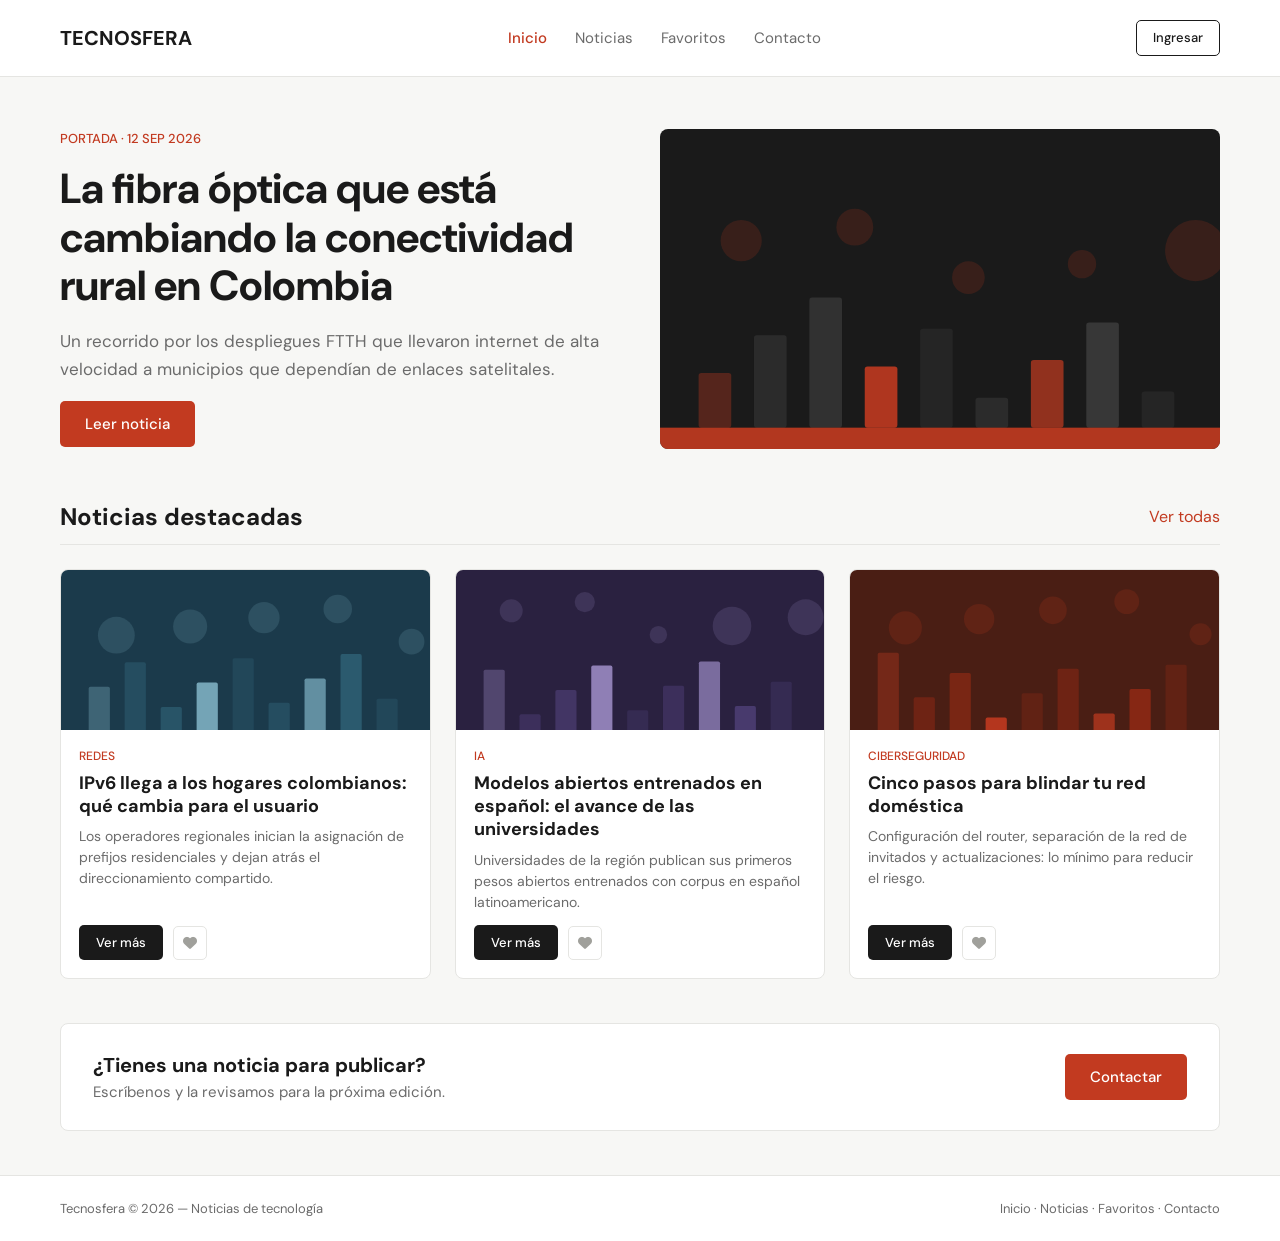
<file: index.html>
<!DOCTYPE html>
<html lang="es">
<head>
  <meta charset="UTF-8">
  <meta name="viewport" content="width=device-width, initial-scale=1.0">
  <title>Tecnosfera — Noticias de tecnología</title>
  <link rel="preconnect" href="https://fonts.googleapis.com">
  <link rel="preconnect" href="https://fonts.gstatic.com" crossorigin>
  <link rel="stylesheet" href="https://fonts.googleapis.com/css2?family=DM+Sans:wght@400;500;700&display=swap">
  <link rel="stylesheet" href="https://cdnjs.cloudflare.com/ajax/libs/font-awesome/6.5.2/css/all.min.css">
  <link rel="stylesheet" href="css/styles.css">
</head>
<body>
<div class="site">

  <!-- Encabezado -->
  <header class="header">
    <div class="container header__inner">
      <a href="index.html" class="logo">TECNOSFERA</a>
      <nav class="nav">
        <a href="index.html" class="is-active">Inicio</a>
        <a href="news.html">Noticias</a>
        <a href="favorites.html">Favoritos<span class="nav-counter"></span></a>
        <a href="contact.html">Contacto</a>
      </nav>
      <a href="login.html" class="btn btn--outline btn--sm">Ingresar</a>
    </div>
  </header>

  <main>
    <section class="container hero" id="cover"></section>

    <section class="container">
      <div class="section-head">
        <h2>Noticias destacadas</h2>
        <a href="news.html">Ver todas</a>
      </div>
      <div class="grid-3" id="featured"></div>
    </section>

    <section class="container">
      <div class="cta">
        <div>
          <h3>¿Tienes una noticia para publicar?</h3>
          <p>Escríbenos y la revisamos para la próxima edición.</p>
        </div>
        <a href="contact.html" class="btn btn--primary">Contactar</a>
      </div>
    </section>
  </main>

  <!-- Pie de página -->
  <footer class="footer">
    <div class="container footer__inner">
      <span>Tecnosfera © 2026 — Noticias de tecnología</span>
      <span>
        <a href="index.html">Inicio</a> ·
        <a href="news.html">Noticias</a> ·
        <a href="favorites.html">Favoritos</a> ·
        <a href="contact.html">Contacto</a>
      </span>
    </div>
  </footer>

</div>
<script src="js/data.js"></script>
<script src="js/ui.js"></script>
<script src="js/app.js"></script>
</body>
</html>
</file>
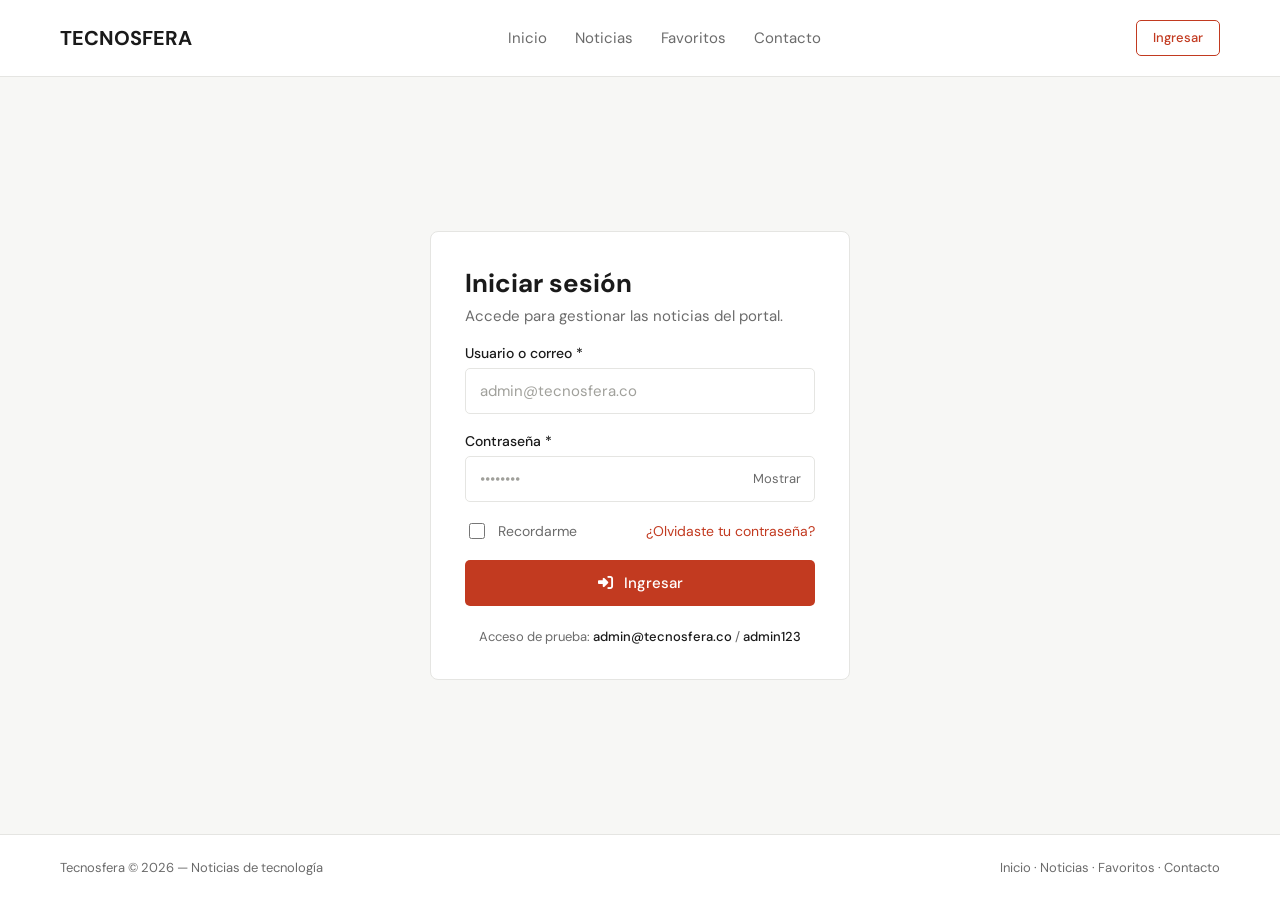
<file: admin.html>
<!DOCTYPE html>
<html lang="es">
<head>
  <meta charset="UTF-8">
  <meta name="viewport" content="width=device-width, initial-scale=1.0">
  <title>Gestión de noticias — Tecnosfera</title>
  <link rel="preconnect" href="https://fonts.googleapis.com">
  <link rel="preconnect" href="https://fonts.gstatic.com" crossorigin>
  <link rel="stylesheet" href="https://fonts.googleapis.com/css2?family=DM+Sans:wght@400;500;700&display=swap">
  <link rel="stylesheet" href="https://cdnjs.cloudflare.com/ajax/libs/font-awesome/6.5.2/css/all.min.css">
  <link rel="stylesheet" href="css/styles.css">
</head>
<body>
<div class="site">

  <!-- Encabezado -->
  <header class="header">
    <div class="container header__inner">
      <a href="index.html" class="logo">TECNOSFERA</a>
      <nav class="nav">
        <a href="index.html">Inicio</a>
        <a href="news.html">Noticias</a>
        <a href="favorites.html">Favoritos<span class="nav-counter"></span></a>
        <a href="contact.html">Contacto</a>
        <a href="admin.html" class="is-active">Gestión</a>
      </nav>
      <div class="header__user">
        <span id="current-user"></span>
        <button type="button" class="btn btn--ghost btn--sm" id="logout-button"><i class="fa-solid fa-right-from-bracket"></i> Cerrar sesión</button>
      </div>
    </div>
  </header>

  <main>
    <div class="container page-head page-head--row">
      <div>
        <h1>Gestión de noticias</h1>
        <p>Crear y eliminar noticias del portal.</p>
      </div>
    </div>

    <section class="container admin-grid">

      <div class="table-card">
        <table class="table">
          <thead>
            <tr>
              <th>Título</th>
              <th>Categoría</th>
              <th class="col-action">Acción</th>
            </tr>
          </thead>
          <tbody id="articles-table"></tbody>
        </table>

        <div class="alert alert--danger" id="delete-confirm" hidden></div>
      </div>

      <div class="panel admin-form">
        <h3>Nueva noticia</h3>
        <form class="form" id="article-form" novalidate>

          <div class="field">
            <label for="title">Título *</label>
            <input type="text" id="title" name="title" class="input" required placeholder="Escribe el titular…">
          </div>

          <div class="field">
            <label for="category">Categoría *</label>
            <select id="category" name="category" class="select" required></select>
          </div>

          <div class="field">
            <label for="image">Imagen</label>
            <input type="text" id="image" name="image" class="input" placeholder="img/news-01.svg">
          </div>

          <div class="field">
            <label for="summary">Descripción breve *</label>
            <textarea id="summary" name="summary" class="textarea" required placeholder="Resumen para la tarjeta…"></textarea>
          </div>

          <div class="field">
            <label for="content">Contenido completo *</label>
            <textarea id="content" name="content" class="textarea textarea--tall" required placeholder="Cuerpo de la noticia…"></textarea>
          </div>

          <div class="form__buttons">
            <button type="submit" class="btn btn--primary btn--block"><i class="fa-solid fa-floppy-disk"></i> Guardar</button>
            <button type="reset" class="btn btn--ghost">Cancelar</button>
          </div>

          <div class="alert alert--ok" id="article-created" hidden>
            <i class="fa-solid fa-circle-check"></i> Noticia creada correctamente
          </div>

        </form>
      </div>

    </section>
  </main>

  <!-- Pie de página -->
  <footer class="footer">
    <div class="container footer__inner">
      <span>Tecnosfera © 2026 — Noticias de tecnología</span>
      <span>
        <a href="index.html">Inicio</a> ·
        <a href="news.html">Noticias</a> ·
        <a href="favorites.html">Favoritos</a> ·
        <a href="contact.html">Contacto</a>
      </span>
    </div>
  </footer>

</div>
<script src="js/data.js"></script>
<script src="js/ui.js"></script>
<script src="js/admin.js"></script>
</body>
</html>
</file>
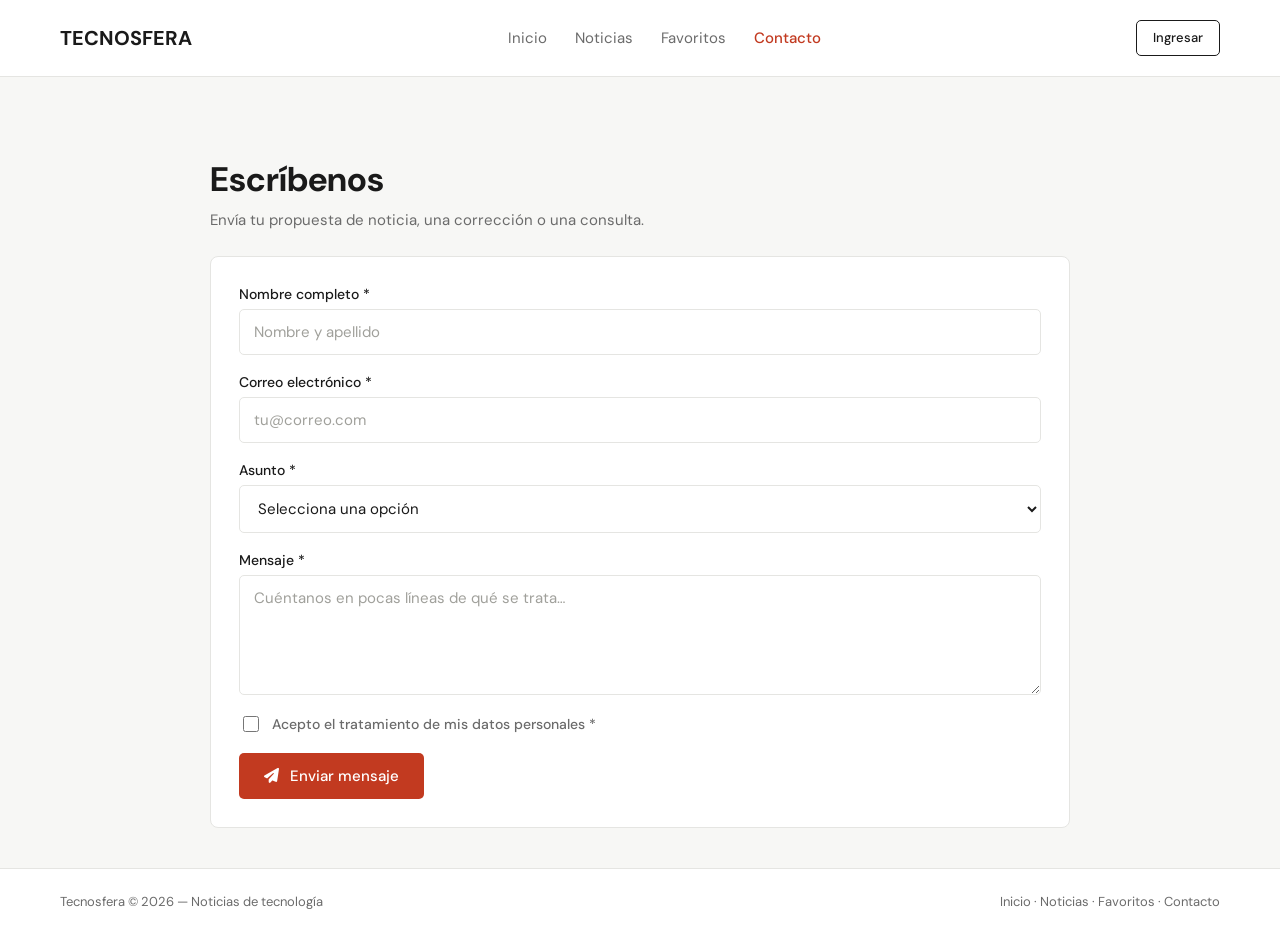
<file: contact.html>
<!DOCTYPE html>
<html lang="es">
<head>
  <meta charset="UTF-8">
  <meta name="viewport" content="width=device-width, initial-scale=1.0">
  <title>Contacto — Tecnosfera</title>
  <link rel="preconnect" href="https://fonts.googleapis.com">
  <link rel="preconnect" href="https://fonts.gstatic.com" crossorigin>
  <link rel="stylesheet" href="https://fonts.googleapis.com/css2?family=DM+Sans:wght@400;500;700&display=swap">
  <link rel="stylesheet" href="https://cdnjs.cloudflare.com/ajax/libs/font-awesome/6.5.2/css/all.min.css">
  <link rel="stylesheet" href="css/styles.css">
</head>
<body>
<div class="site">

  <!-- Encabezado -->
  <header class="header">
    <div class="container header__inner">
      <a href="index.html" class="logo">TECNOSFERA</a>
      <nav class="nav">
        <a href="index.html">Inicio</a>
        <a href="news.html">Noticias</a>
        <a href="favorites.html">Favoritos<span class="nav-counter"></span></a>
        <a href="contact.html" class="is-active">Contacto</a>
      </nav>
      <a href="login.html" class="btn btn--outline btn--sm">Ingresar</a>
    </div>
  </header>

  <main>
    <div class="article">
      <div class="page-head">
        <h1>Escríbenos</h1>
        <p>Envía tu propuesta de noticia, una corrección o una consulta.</p>
      </div>

      <div class="panel panel--form">
        <form class="form" id="contact-form" novalidate>

          <div class="field">
            <label for="name">Nombre completo *</label>
            <input type="text" id="name" name="name" class="input" required placeholder="Nombre y apellido">
            <span class="field__error" id="error-name" hidden></span>
          </div>

          <div class="field">
            <label for="email">Correo electrónico *</label>
            <input type="email" id="email" name="email" class="input" required placeholder="tu@correo.com">
            <span class="field__error" id="error-email" hidden></span>
          </div>

          <div class="field">
            <label for="subject">Asunto *</label>
            <select id="subject" name="subject" class="select" required>
              <option value="">Selecciona una opción</option>
              <option value="proposal">Propuesta de noticia</option>
              <option value="correction">Corrección</option>
              <option value="inquiry">Consulta general</option>
            </select>
            <span class="field__error" id="error-subject" hidden></span>
          </div>

          <div class="field">
            <label for="message">Mensaje *</label>
            <textarea id="message" name="message" class="textarea" required placeholder="Cuéntanos en pocas líneas de qué se trata…"></textarea>
            <span class="field__error" id="error-message" hidden></span>
          </div>

          <div class="field">
            <label class="check">
              <input type="checkbox" id="consent" name="consent" required>
              Acepto el tratamiento de mis datos personales *
            </label>
            <span class="field__error" id="error-consent" hidden></span>
          </div>

          <button type="submit" class="btn btn--primary"><i class="fa-solid fa-paper-plane"></i> Enviar mensaje</button>

          <div class="alert alert--ok" id="confirmation" hidden>
            <i class="fa-solid fa-circle-check"></i> Mensaje enviado correctamente
            <span>Te responderemos en un plazo de dos días hábiles.</span>
          </div>

        </form>
      </div>
    </div>
  </main>

  <!-- Pie de página -->
  <footer class="footer">
    <div class="container footer__inner">
      <span>Tecnosfera © 2026 — Noticias de tecnología</span>
      <span>
        <a href="index.html">Inicio</a> ·
        <a href="news.html">Noticias</a> ·
        <a href="favorites.html">Favoritos</a> ·
        <a href="contact.html">Contacto</a>
      </span>
    </div>
  </footer>

</div>
<script src="js/data.js"></script>
<script src="js/ui.js"></script>
<script src="js/contact.js"></script>
</body>
</html>
</file>
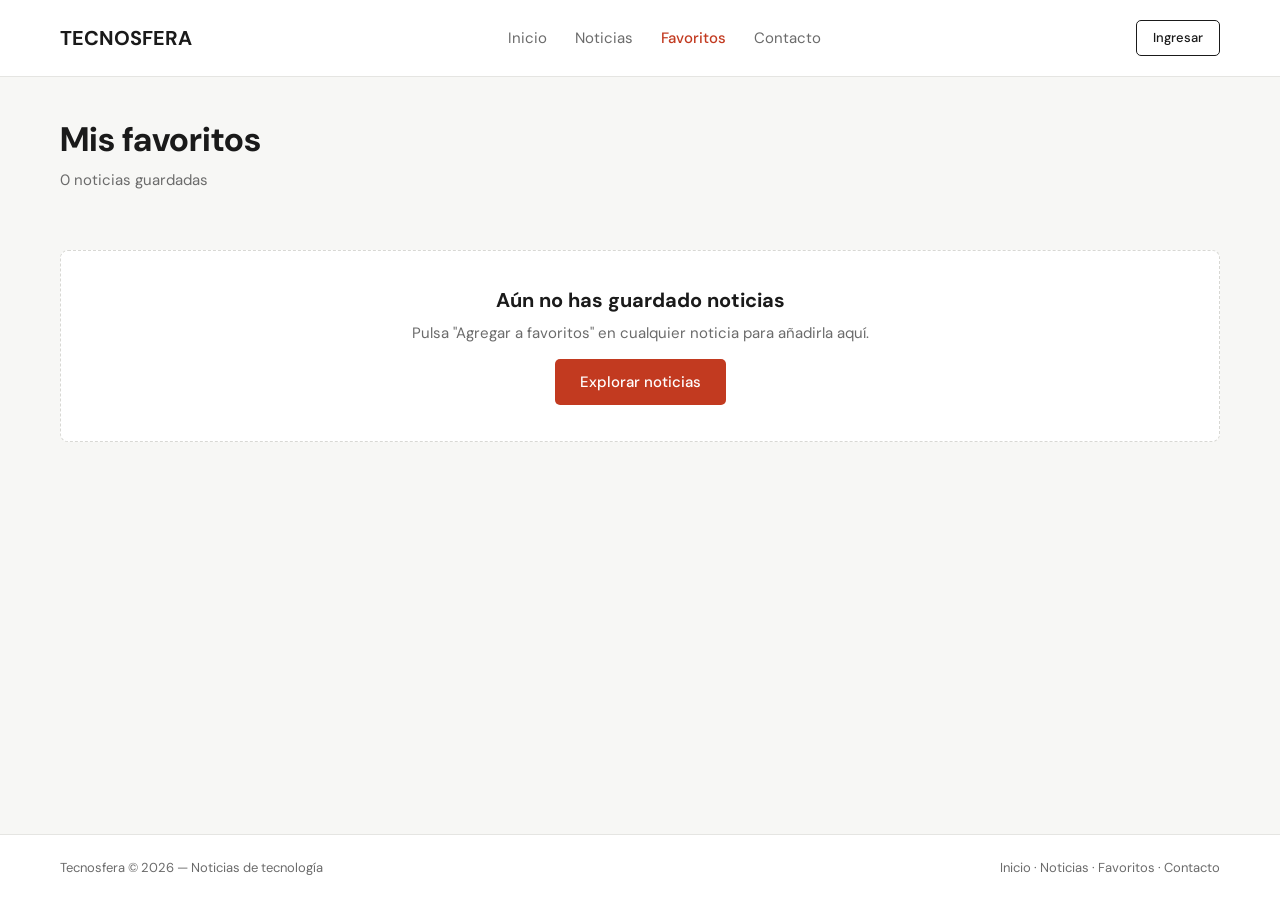
<file: favorites.html>
<!DOCTYPE html>
<html lang="es">
<head>
  <meta charset="UTF-8">
  <meta name="viewport" content="width=device-width, initial-scale=1.0">
  <title>Mis favoritos — Tecnosfera</title>
  <link rel="preconnect" href="https://fonts.googleapis.com">
  <link rel="preconnect" href="https://fonts.gstatic.com" crossorigin>
  <link rel="stylesheet" href="https://fonts.googleapis.com/css2?family=DM+Sans:wght@400;500;700&display=swap">
  <link rel="stylesheet" href="https://cdnjs.cloudflare.com/ajax/libs/font-awesome/6.5.2/css/all.min.css">
  <link rel="stylesheet" href="css/styles.css">
</head>
<body>
<div class="site">

  <!-- Encabezado -->
  <header class="header">
    <div class="container header__inner">
      <a href="index.html" class="logo">TECNOSFERA</a>
      <nav class="nav">
        <a href="index.html">Inicio</a>
        <a href="news.html">Noticias</a>
        <a href="favorites.html" class="is-active">Favoritos<span class="nav-counter"></span></a>
        <a href="contact.html">Contacto</a>
      </nav>
      <a href="login.html" class="btn btn--outline btn--sm">Ingresar</a>
    </div>
  </header>

  <main>
    <div class="container page-head page-head--row">
      <div>
        <h1>Mis favoritos</h1>
        <p id="favorites-counter">Cargando…</p>
      </div>
      <button type="button" class="btn btn--ghost" id="clear-button" hidden><i class="fa-solid fa-trash"></i> Vaciar lista</button>
    </div>

    <section class="container">
      <div class="fav-list" id="favorites-list"></div>

      <div class="empty-state" id="favorites-empty" hidden>
        <h3>Aún no has guardado noticias</h3>
        <p>Pulsa "Agregar a favoritos" en cualquier noticia para añadirla aquí.</p>
        <a href="news.html" class="btn btn--primary">Explorar noticias</a>
      </div>
    </section>
  </main>

  <!-- Pie de página -->
  <footer class="footer">
    <div class="container footer__inner">
      <span>Tecnosfera © 2026 — Noticias de tecnología</span>
      <span>
        <a href="index.html">Inicio</a> ·
        <a href="news.html">Noticias</a> ·
        <a href="favorites.html">Favoritos</a> ·
        <a href="contact.html">Contacto</a>
      </span>
    </div>
  </footer>

</div>
<script src="js/data.js"></script>
<script src="js/ui.js"></script>
<script src="js/favorites.js"></script>
</body>
</html>
</file>
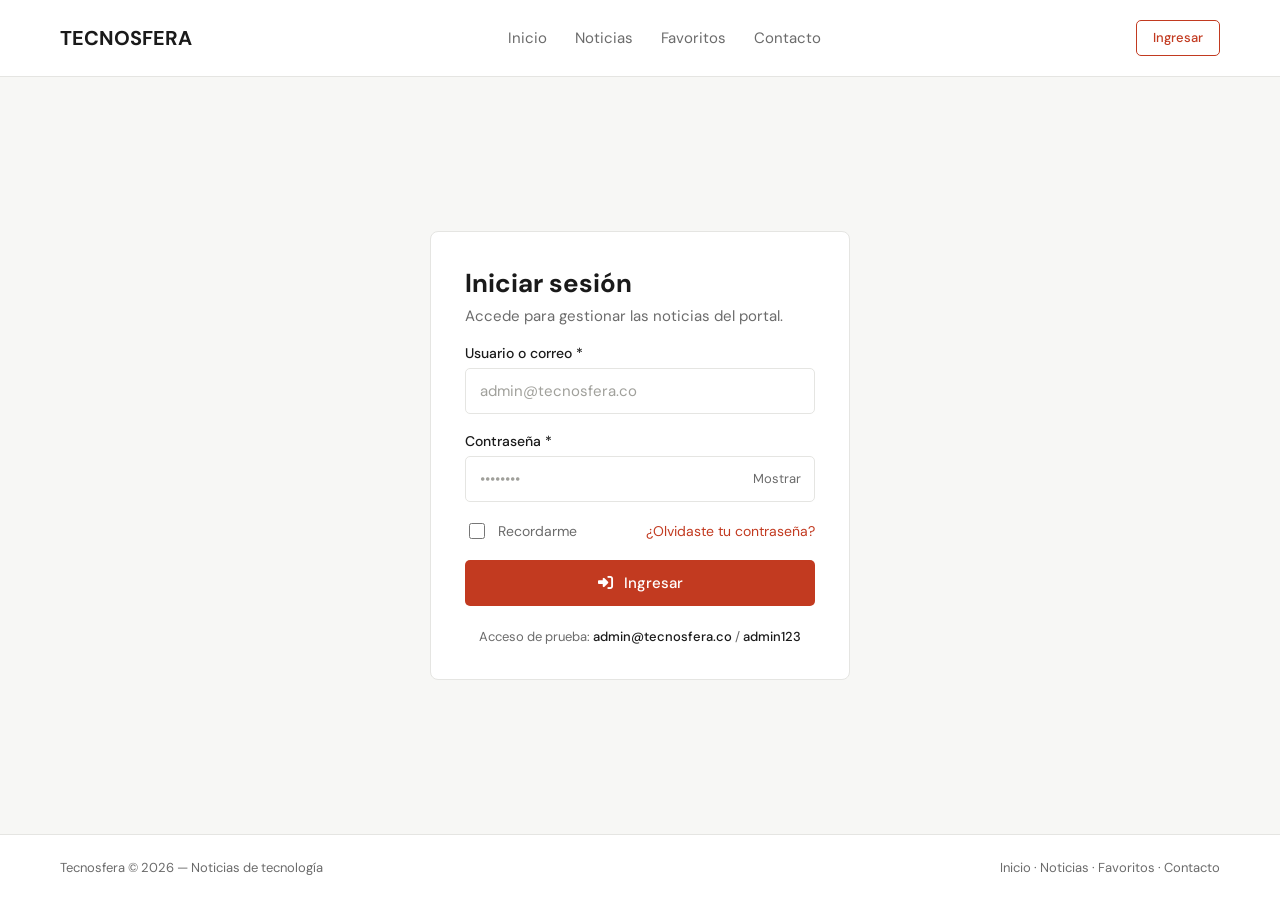
<file: login.html>
<!DOCTYPE html>
<html lang="es">
<head>
  <meta charset="UTF-8">
  <meta name="viewport" content="width=device-width, initial-scale=1.0">
  <title>Iniciar sesión — Tecnosfera</title>
  <link rel="preconnect" href="https://fonts.googleapis.com">
  <link rel="preconnect" href="https://fonts.gstatic.com" crossorigin>
  <link rel="stylesheet" href="https://fonts.googleapis.com/css2?family=DM+Sans:wght@400;500;700&display=swap">
  <link rel="stylesheet" href="https://cdnjs.cloudflare.com/ajax/libs/font-awesome/6.5.2/css/all.min.css">
  <link rel="stylesheet" href="css/styles.css">
</head>
<body>
<div class="site">

  <!-- Encabezado -->
  <header class="header">
    <div class="container header__inner">
      <a href="index.html" class="logo">TECNOSFERA</a>
      <nav class="nav">
        <a href="index.html">Inicio</a>
        <a href="news.html">Noticias</a>
        <a href="favorites.html">Favoritos<span class="nav-counter"></span></a>
        <a href="contact.html">Contacto</a>
      </nav>
      <a href="login.html" class="btn btn--accent-outline btn--sm">Ingresar</a>
    </div>
  </header>

  <main class="login-wrap">
    <div class="panel login-card">
      <h1>Iniciar sesión</h1>
      <p class="login-card__lead">Accede para gestionar las noticias del portal.</p>

      <form class="form form--login" id="login-form" novalidate>

        <div class="field">
          <label for="username">Usuario o correo *</label>
          <input type="text" id="username" name="username" class="input" required placeholder="admin@tecnosfera.co" autocomplete="username">
        </div>

        <div class="field">
          <label for="password">Contraseña *</label>
          <div class="input-group">
            <input type="password" id="password" name="password" class="input" required placeholder="••••••••" autocomplete="current-password">
            <button type="button" class="input-group__action" id="toggle-password">Mostrar</button>
          </div>
          <span class="field__error" id="login-error" hidden>Usuario o contraseña incorrectos</span>
        </div>

        <div class="form__row">
          <label class="check">
            <input type="checkbox" id="remember" name="remember">
            Recordarme
          </label>
          <a href="contact.html">¿Olvidaste tu contraseña?</a>
        </div>

        <button type="submit" class="btn btn--primary btn--block"><i class="fa-solid fa-right-to-bracket"></i> Ingresar</button>

        <p class="login-card__hint">Acceso de prueba: <strong>admin@tecnosfera.co</strong> / <strong>admin123</strong></p>

      </form>
    </div>
  </main>

  <!-- Pie de página -->
  <footer class="footer">
    <div class="container footer__inner">
      <span>Tecnosfera © 2026 — Noticias de tecnología</span>
      <span>
        <a href="index.html">Inicio</a> ·
        <a href="news.html">Noticias</a> ·
        <a href="favorites.html">Favoritos</a> ·
        <a href="contact.html">Contacto</a>
      </span>
    </div>
  </footer>

</div>
<script src="js/data.js"></script>
<script src="js/ui.js"></script>
<script src="js/auth.js"></script>
</body>
</html>
</file>
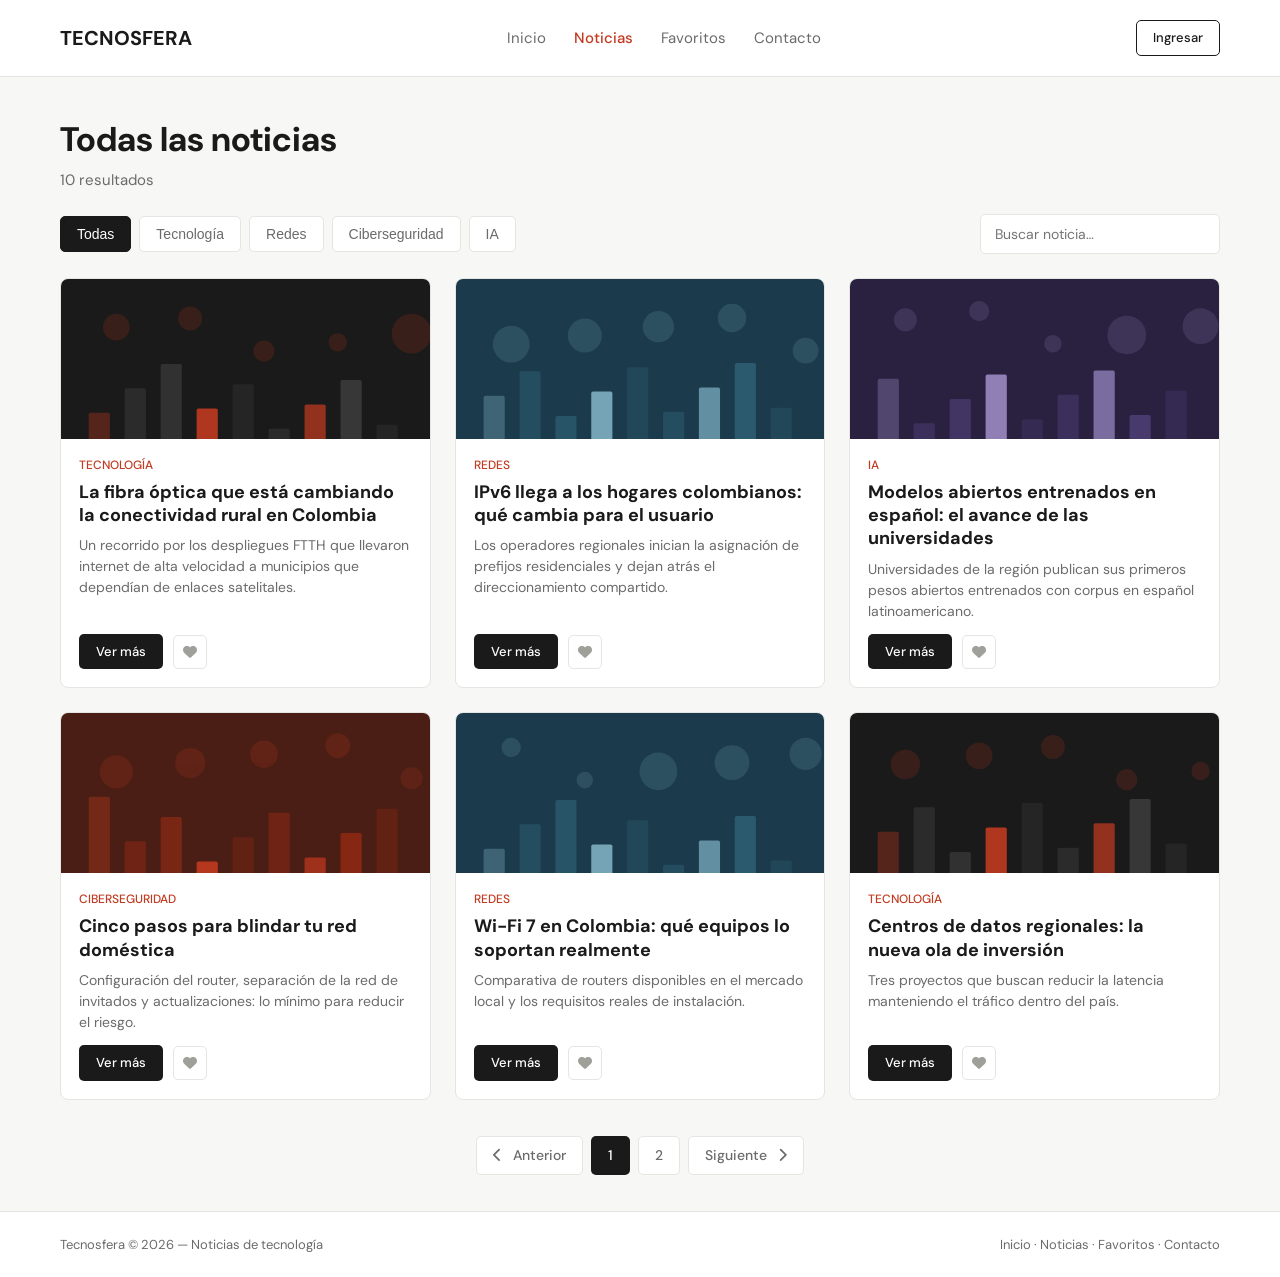
<file: news.html>
<!DOCTYPE html>
<html lang="es">
<head>
  <meta charset="UTF-8">
  <meta name="viewport" content="width=device-width, initial-scale=1.0">
  <title>Noticias — Tecnosfera</title>
  <link rel="preconnect" href="https://fonts.googleapis.com">
  <link rel="preconnect" href="https://fonts.gstatic.com" crossorigin>
  <link rel="stylesheet" href="https://fonts.googleapis.com/css2?family=DM+Sans:wght@400;500;700&display=swap">
  <link rel="stylesheet" href="https://cdnjs.cloudflare.com/ajax/libs/font-awesome/6.5.2/css/all.min.css">
  <link rel="stylesheet" href="css/styles.css">
</head>
<body>
<div class="site">

  <!-- Encabezado -->
  <header class="header">
    <div class="container header__inner">
      <a href="index.html" class="logo">TECNOSFERA</a>
      <nav class="nav">
        <a href="index.html">Inicio</a>
        <a href="news.html" class="is-active">Noticias</a>
        <a href="favorites.html">Favoritos<span class="nav-counter"></span></a>
        <a href="contact.html">Contacto</a>
      </nav>
      <a href="login.html" class="btn btn--outline btn--sm">Ingresar</a>
    </div>
  </header>

  <main>
    <div class="container page-head">
      <h1>Todas las noticias</h1>
      <p id="counter">Cargando noticias…</p>
    </div>

    <div class="container toolbar">
      <div class="chips" id="filters"></div>
      <input type="search" class="search" id="search" placeholder="Buscar noticia…">
    </div>

    <section class="container">
      <div class="grid-3" id="list"></div>
      <nav class="pagination" id="pagination"></nav>
    </section>
  </main>

  <!-- Pie de página -->
  <footer class="footer">
    <div class="container footer__inner">
      <span>Tecnosfera © 2026 — Noticias de tecnología</span>
      <span>
        <a href="index.html">Inicio</a> ·
        <a href="news.html">Noticias</a> ·
        <a href="favorites.html">Favoritos</a> ·
        <a href="contact.html">Contacto</a>
      </span>
    </div>
  </footer>

</div>
<script src="js/data.js"></script>
<script src="js/ui.js"></script>
<script src="js/app.js"></script>
</body>
</html>
</file>
<file: css/styles.css>
:root {
  --bg:        #F7F7F5;
  --card:      #FFFFFF;
  --ink:       #1A1A1A;
  --muted:     #6B6B6B;
  --border:    #E5E5E2;
  --accent:    #C23A20;
  --accent-dk: #8E2915;
  --placeholder: #A0A09B;
  --img-bg:    #EDEDEA;
  --ok-bg:     #F2F7F3;
  --ok-border: #CFE0D4;
  --ok-text:   #2E6B45;
  --radius:    8px;
  --radius-sm: 5px;
}

* { box-sizing: border-box; }

body {
  margin: 0;
  font-family: "DM Sans", system-ui, -apple-system, sans-serif;
  background: var(--bg);
  color: var(--ink);
}

a { color: var(--accent); text-decoration: none; }
a:hover { color: var(--accent-dk); }

img { max-width: 100%; display: block; }

.site {
  min-height: 100vh;
  display: flex;
  flex-direction: column;
}

.container {
  width: 100%;
  max-width: 1440px;
  margin: 0 auto;
  padding: 0 60px;
}

.header {
  background: var(--card);
  border-bottom: 1px solid var(--border);
}

.header__inner {
  display: flex;
  align-items: center;
  justify-content: space-between;
  gap: 24px;
  padding-top: 20px;
  padding-bottom: 20px;
}

.logo {
  font-weight: 700;
  font-size: 20px;
  color: var(--ink);
  white-space: nowrap;
}

.nav {
  display: flex;
  gap: 28px;
  font-size: 15px;
}

.nav a { color: var(--muted); }
.nav a:hover { color: var(--ink); }
.nav a.is-active { color: var(--accent); font-weight: 500; }

.header__user {
  display: flex;
  align-items: center;
  gap: 14px;
  font-size: 14px;
  color: var(--muted);
  white-space: nowrap;
}

.btn {
  display: inline-block;
  border: 1px solid transparent;
  border-radius: var(--radius-sm);
  padding: 13px 24px;
  font-family: inherit;
  font-size: 15px;
  font-weight: 500;
  line-height: 1.2;
  text-align: center;
  cursor: pointer;
  white-space: nowrap;
}

.btn--primary { background: var(--accent); color: #FFFFFF; }
.btn--primary:hover { background: var(--accent-dk); color: #FFFFFF; }

.btn--dark { background: var(--ink); color: #FFFFFF; }
.btn--dark:hover { background: #000000; color: #FFFFFF; }

.btn--outline { background: transparent; border-color: var(--ink); color: var(--ink); }
.btn--outline:hover { background: var(--ink); color: #FFFFFF; }

.btn--ghost { background: var(--card); border-color: var(--border); color: var(--muted); }
.btn--ghost:hover { border-color: var(--muted); color: var(--ink); }

.btn--accent-line { background: var(--card); border-color: var(--border); color: var(--accent); }
.btn--accent-line:hover { border-color: var(--accent); color: var(--accent-dk); }

.btn--accent-outline { background: transparent; border-color: var(--accent); color: var(--accent); }
.btn--accent-outline:hover { background: var(--accent); color: #FFFFFF; }

.btn--sm { padding: 9px 16px; font-size: 13px; }
.btn--block { display: block; width: 100%; }

.hero {
  display: grid;
  grid-template-columns: repeat(2, minmax(0, 1fr));
  gap: 40px;
  align-items: center;
  padding-top: 52px;
  padding-bottom: 52px;
}

.hero__text { display: flex; flex-direction: column; gap: 18px; align-items: flex-start; }
.hero__meta { font-size: 13px; color: var(--accent); font-weight: 500; }
.hero__title { font-size: 42px; line-height: 1.15; margin: 0; }
.hero__lead { font-size: 17px; line-height: 1.6; color: var(--muted); margin: 0; }

.img-ph {
  background: var(--img-bg);
  border: 1px solid var(--border);
  border-radius: var(--radius);
  display: flex;
  align-items: center;
  justify-content: center;
  color: var(--placeholder);
  font-size: 13px;
}

.img-ph--hero   { height: 320px; }
.img-ph--card   { height: 160px; border: 0; border-radius: 0; font-size: 12px; }
.img-ph--detail { height: 340px; }
.img-ph--fav    { width: 150px; height: 92px; flex-shrink: 0; border-radius: 6px; font-size: 12px; }

.section-head {
  display: flex;
  align-items: center;
  justify-content: space-between;
  border-bottom: 1px solid var(--border);
  padding-bottom: 12px;
  margin-bottom: 24px;
}

.section-head h2 { font-size: 24px; margin: 0; }

.page-head { padding-top: 40px; }
.page-head h1 { font-size: 34px; margin: 0 0 8px 0; }
.page-head p  { font-size: 15px; color: var(--muted); margin: 0; }

.page-head--row {
  display: flex;
  align-items: flex-end;
  justify-content: space-between;
  gap: 24px;
}

.grid-3 {
  display: grid;
  grid-template-columns: repeat(3, minmax(0, 1fr));
  gap: 24px;
}

.card {
  display: flex;
  flex-direction: column;
  background: var(--card);
  border: 1px solid var(--border);
  border-radius: var(--radius);
  overflow: hidden;
}

.card__body {
  display: flex;
  flex-direction: column;
  align-items: flex-start;
  gap: 8px;
  padding: 18px;
}

.card__cat   { font-size: 12px; color: var(--accent); font-weight: 500; }
.card__title { font-size: 18px; line-height: 1.3; margin: 0; }
.card__text  { font-size: 14px; line-height: 1.5; color: var(--muted); margin: 0; }
.card__body .btn { margin-top: 4px; }

.toolbar {
  display: flex;
  align-items: center;
  justify-content: space-between;
  gap: 24px;
  padding-top: 24px;
  padding-bottom: 24px;
}

.chips { display: flex; flex-wrap: wrap; gap: 8px; }

.chip {
  background: var(--card);
  border: 1px solid var(--border);
  border-radius: var(--radius-sm);
  padding: 9px 16px;
  font-size: 14px;
  color: var(--muted);
  cursor: pointer;
}

.chip.is-active { background: var(--ink); border-color: var(--ink); color: #FFFFFF; }

.search {
  width: 240px;
  background: var(--card);
  border: 1px solid var(--border);
  border-radius: var(--radius-sm);
  padding: 10px 14px;
  font-family: inherit;
  font-size: 14px;
  color: var(--ink);
}

.pagination {
  display: flex;
  align-items: center;
  justify-content: center;
  gap: 8px;
  padding-top: 36px;
  padding-bottom: 36px;
}

.pagination .btn--sm { padding: 10px 16px; font-size: 14px; }

.article {
  max-width: 860px;
  margin: 0 auto;
  padding-top: 40px;
  padding-bottom: 40px;
}

.article__back  { font-size: 13px; color: var(--muted); }
.article__meta  { font-size: 13px; color: var(--accent); font-weight: 500; display: block; margin-top: 14px; }
.article__title { font-size: 38px; line-height: 1.2; margin: 14px 0 0 0; }
.article__by    { font-size: 15px; color: var(--muted); margin: 14px 0 0 0; }
.article__figure { margin: 26px 0 10px 0; }
.article__caption { font-size: 12px; color: var(--placeholder); margin: 0 0 26px 0; }
.article__lead  { font-size: 18px; line-height: 1.6; font-weight: 500; margin: 0 0 18px 0; }
.article__body p  { font-size: 16px; line-height: 1.75; color: #3B3B3B; margin: 0 0 18px 0; }
.article__body h3 { font-size: 21px; margin: 24px 0 12px 0; }

.article__actions {
  display: flex;
  flex-wrap: wrap;
  gap: 12px;
  border-top: 1px solid var(--border);
  margin-top: 28px;
  padding-top: 24px;
}

.panel {
  background: var(--card);
  border: 1px solid var(--border);
  border-radius: var(--radius);
  padding: 28px;
}

.form { display: flex; flex-direction: column; gap: 18px; align-items: stretch; }
.form .btn { align-self: flex-start; }

.field { display: flex; flex-direction: column; gap: 6px; }
.field label { font-size: 14px; font-weight: 500; }

.input,
.select,
.textarea {
  width: 100%;
  background: var(--card);
  border: 1px solid var(--border);
  border-radius: var(--radius-sm);
  padding: 12px 14px;
  font-family: inherit;
  font-size: 15px;
  color: var(--ink);
}

.input::placeholder,
.textarea::placeholder { color: var(--placeholder); }

.input:focus,
.select:focus,
.textarea:focus { outline: none; border-color: var(--ink); }

.textarea { min-height: 120px; resize: vertical; }

.input-group { position: relative; display: flex; align-items: center; }
.input-group .input { padding-right: 84px; }

.input-group__action {
  position: absolute;
  right: 14px;
  background: none;
  border: 0;
  padding: 0;
  font-family: inherit;
  font-size: 13px;
  color: var(--muted);
  cursor: pointer;
}

.input-group__action:hover { color: var(--ink); }

.input.is-invalid,
.textarea.is-invalid { border-color: var(--accent); }

.field__error { font-size: 13px; color: var(--accent); }

.check { display: flex; align-items: center; gap: 10px; font-size: 14px; color: var(--muted); }
.check input { width: 16px; height: 16px; accent-color: var(--ink); }

.form__row {
  display: flex;
  align-items: center;
  justify-content: space-between;
  gap: 16px;
  font-size: 14px;
}

.alert {
  border-radius: 6px;
  padding: 14px 16px;
  font-size: 14px;
}

.alert--ok {
  background: var(--ok-bg);
  border: 1px solid var(--ok-border);
  color: var(--ok-text);
  font-weight: 500;
}

.alert--ok span { display: block; font-weight: 400; color: #5A8468; font-size: 13px; margin-top: 3px; }

.alert--danger {
  background: #FCF5F3;
  border: 1px solid #E8CFC9;
  display: flex;
  align-items: center;
  justify-content: space-between;
  gap: 16px;
}

.alert--danger strong { display: block; font-size: 14px; font-weight: 500; }
.alert--danger em { display: block; font-style: normal; font-size: 13px; color: #8A6157; }
.alert__actions { display: flex; gap: 10px; }

.fav-list { display: flex; flex-direction: column; gap: 14px; padding-top: 26px; }

.fav-item {
  display: flex;
  align-items: center;
  gap: 20px;
  background: var(--card);
  border: 1px solid var(--border);
  border-radius: var(--radius);
  padding: 16px;
}

.fav-item__body { flex-grow: 1; display: flex; flex-direction: column; gap: 5px; }
.fav-item__body h3 { font-size: 19px; margin: 0; }
.fav-item__body p  { font-size: 14px; color: var(--muted); margin: 0; }
.fav-item__actions { display: flex; gap: 10px; }

.empty-state {
  margin-top: 34px;
  padding: 36px;
  background: var(--card);
  border: 1px dashed #D8D8D4;
  border-radius: var(--radius);
  text-align: center;
}

.empty-state h3 { font-size: 20px; margin: 0 0 10px 0; }
.empty-state p  { font-size: 15px; color: var(--muted); margin: 0 0 16px 0; }

.login-wrap {
  flex-grow: 1;
  display: flex;
  align-items: center;
  justify-content: center;
  padding: 60px 24px;
}

.login-card { width: 420px; max-width: 100%; padding: 34px; }
.login-card h1 { font-size: 26px; margin: 0 0 6px 0; }
.login-card__lead { font-size: 15px; color: var(--muted); margin: 0; }

.admin-grid {
  display: grid;
  grid-template-columns: 3fr 2fr;
  gap: 24px;
  padding-top: 26px;
  align-items: start;
}

.table-card {
  background: var(--card);
  border: 1px solid var(--border);
  border-radius: var(--radius);
  overflow: hidden;
}

.table { width: 100%; border-collapse: collapse; }

.table th {
  text-align: left;
  background: var(--bg);
  border-bottom: 1px solid var(--border);
  padding: 14px 20px;
  font-size: 13px;
  font-weight: 500;
  color: var(--muted);
  text-transform: uppercase;
}

.table td {
  border-bottom: 1px solid #F0F0ED;
  padding: 16px 20px;
  font-size: 14px;
  vertical-align: middle;
}

.table tr:last-child td { border-bottom: 0; }
.table .col-cat { color: var(--muted); }
.table .col-action { text-align: right; }

.table-card .alert--danger { margin: 16px 20px 20px 20px; }

.admin-form h3 { font-size: 19px; margin: 0 0 16px 0; }
.admin-form .form { gap: 16px; }
.admin-form .input,
.admin-form .select,
.admin-form .textarea { padding: 11px 13px; }
.admin-form .textarea { min-height: 70px; }
.admin-form .form__buttons { display: flex; gap: 10px; }
.admin-form .form__buttons .btn { align-self: auto; }

.cta {
  display: flex;
  align-items: center;
  justify-content: space-between;
  gap: 24px;
  margin: 44px 0;
  padding: 28px 32px;
  background: var(--card);
  border: 1px solid var(--border);
  border-radius: var(--radius);
}

.cta h3 { font-size: 20px; margin: 0 0 4px 0; }
.cta p  { font-size: 15px; color: var(--muted); margin: 0; }

.footer {
  margin-top: auto;
  background: var(--card);
  border-top: 1px solid var(--border);
}

.footer__inner {
  display: flex;
  align-items: center;
  justify-content: space-between;
  gap: 24px;
  padding-top: 24px;
  padding-bottom: 24px;
  font-size: 13px;
  color: var(--muted);
}

.footer__inner a { color: var(--muted); }
.footer__inner a:hover { color: var(--ink); }

@media (max-width: 1000px) {
  .container { padding: 0 24px; }
  .header__inner { flex-wrap: wrap; justify-content: center; }
  .hero { grid-template-columns: 1fr; gap: 28px; padding-top: 32px; padding-bottom: 32px; }
  .hero__title { font-size: 32px; }
  .grid-3 { grid-template-columns: repeat(2, minmax(0, 1fr)); }
  .admin-grid { grid-template-columns: 1fr; }
  .toolbar { flex-direction: column; align-items: stretch; }
  .search { width: 100%; }
}

@media (max-width: 640px) {
  .grid-3 { grid-template-columns: 1fr; }
  .article__title { font-size: 28px; }
  .fav-item { flex-direction: column; align-items: stretch; }
  .img-ph--fav { width: 100%; }
  .cta { flex-direction: column; align-items: flex-start; }
  .footer__inner { flex-direction: column; align-items: flex-start; gap: 8px; }
  .alert--danger { flex-direction: column; align-items: flex-start; }
}

.card__media { display: block; }
.card__img { width: 100%; height: 160px; object-fit: cover; }
.card__foot { display: flex; align-items: center; gap: 10px; margin-top: 4px; }
.card__body .btn { margin-top: 0; }

.fav-toggle {
  width: 34px;
  height: 34px;
  flex-shrink: 0;
  background: var(--card);
  border: 1px solid var(--border);
  border-radius: var(--radius-sm);
  font-size: 15px;
  line-height: 1;
  color: var(--placeholder);
  cursor: pointer;
}

.fav-toggle:hover { border-color: var(--accent); color: var(--accent); }
.fav-toggle.is-active { background: var(--accent); border-color: var(--accent); color: #FFFFFF; }

.hero__media { display: block; }
.hero__img { width: 100%; height: 320px; object-fit: cover; border-radius: var(--radius); }

.article__img { width: 100%; height: 340px; object-fit: cover; border-radius: var(--radius); }
.fav-item__img { width: 150px; height: 92px; flex-shrink: 0; object-fit: cover; border-radius: 6px; }

.grid-3 .empty-state { grid-column: 1 / -1; margin-top: 0; }

.panel--form { margin-top: 26px; }
.form--login { margin-top: 18px; }
.textarea--tall { min-height: 100px; }

.login-card__hint {
  margin: 4px 0 0 0;
  font-size: 13px;
  color: var(--muted);
  text-align: center;
}

.login-card__hint strong { color: var(--ink); font-weight: 500; }

.nav [data-contador-favoritos] { color: var(--accent); font-weight: 500; }

.toast {
  position: fixed;
  left: 50%;
  bottom: 28px;
  z-index: 50;
  transform: translate(-50%, 20px);
  background: var(--ink);
  border-radius: var(--radius-sm);
  padding: 13px 22px;
  font-size: 14px;
  color: #FFFFFF;
  opacity: 0;
  pointer-events: none;
  transition: opacity .2s ease, transform .2s ease;
}

.toast.is-visible { opacity: 1; transform: translate(-50%, 0); }

.btn[disabled] { opacity: .45; cursor: default; }

@media (max-width: 640px) {
  .fav-item__img { width: 100%; height: 150px; }
  .card__foot { flex-wrap: wrap; }
}

[hidden] { display: none !important; }

.card__body { flex-grow: 1; }
.card__foot { margin-top: auto; padding-top: 4px; }

.btn i { margin-right: 7px; }
.btn i.fa-chevron-right { margin-right: 0; margin-left: 7px; }
.fav-toggle i { margin: 0; font-size: 14px; }
.article__back i { margin-right: 6px; }
.alert--ok i { margin-right: 7px; }
</file>
